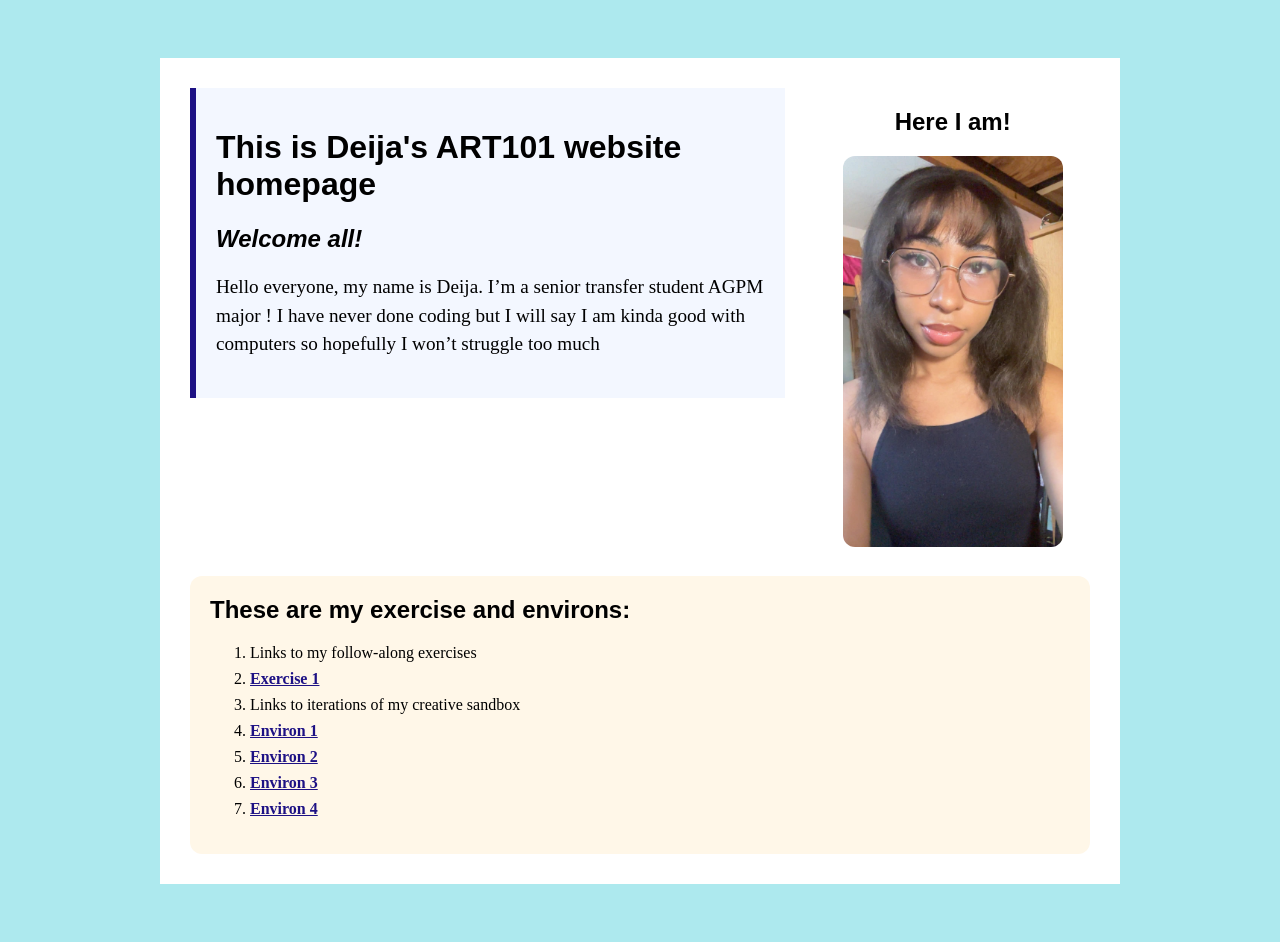
<file: index.html>
<!doctype html>
<html lang="en">
<head>
    <meta charset="utf-8">
    <title>Ilia's ART101 Homepage</title>
    <link href="site.css" rel="stylesheet" type="text/css">
</head>
<body> 
    
    <div id="page">

<div class="top-section">

    <div id="introduction">
        <h1> This is Deija's ART101 website homepage </h1>
        <h2> Welcome all! </h2>

        <p> 
            Hello everyone, my name is Deija. I’m a senior transfer student AGPM major ! I have never done coding but I will say I am kinda good with computers so hopefully I won’t struggle too much 
        </p>
    </div>

    <div class="profile">
        <h2> Here I am! </h2> 
        <img src="me.jpg">
    </div>

</div>

<div class="navigation">
    <h2> These are my exercise and environs: </h2>
    <ol>
        <li>Links to my follow-along exercises</li>
        <li><a href="exercises/ex01.html">Exercise 1</a></li>
        <li>Links to iterations of my creative sandbox</li>
        <li><a href="environ/env01.html">Environ 1</a></li>
        <li><a href="environ/env02.html">Environ 2</a></li>
        <li><a href="environ/env03.html">Environ 3</a></li>
        <li><a href="environ/env04.html">Environ 4</a></li>
    </ol>
 </div>

</body>
</html>
</file>
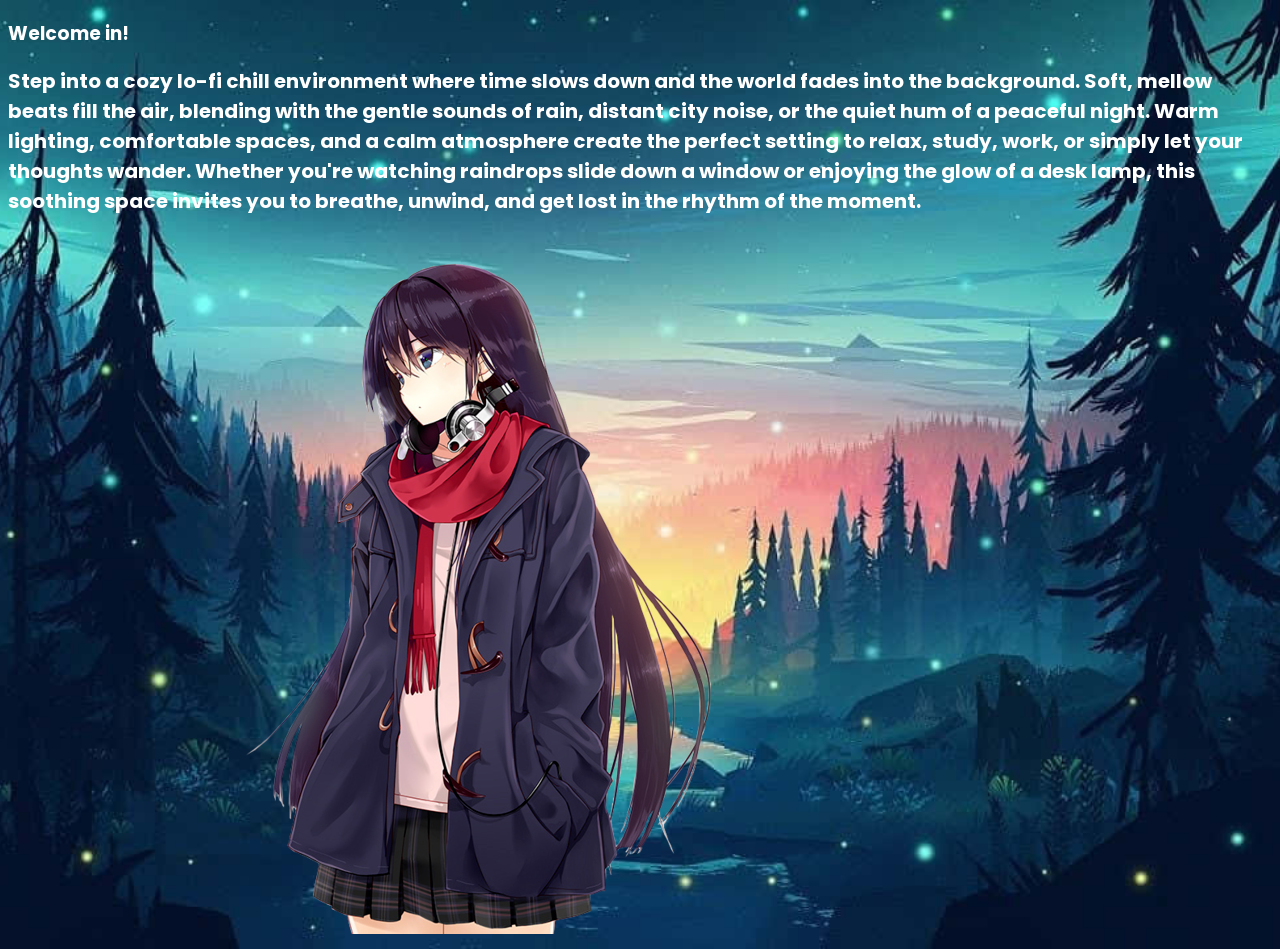
<file: environ/env01.html>
<!doctype html>
<html lang="en">
<head>

</body> 
    <meta charset="utf-8">
    <title>Environment 01</title>
    <link href="env.css" rel="stylesheet" type="text/css">
    <link href="https://fonts.googleapis.com/css2?family=Poppins:wght@400;700&display=swap" rel="stylesheet">
</head>
<body>

    <h3> Welcome in!</h3>
    <h1>Step into a cozy lo-fi chill environment where time slows down and the world fades into the background. Soft, mellow beats fill the air, blending with the gentle sounds of rain, distant city noise, or the quiet hum of a peaceful night. Warm lighting, comfortable spaces, and a calm atmosphere create the perfect setting to relax, study, work, or simply let your thoughts wander. Whether you're watching raindrops slide down a window or enjoying the glow of a desk lamp, this soothing space invites you to breathe, unwind, and get lost in the rhythm of the moment.</h1>
    <img src="lofig2.png">

</body>
</html>
</file>
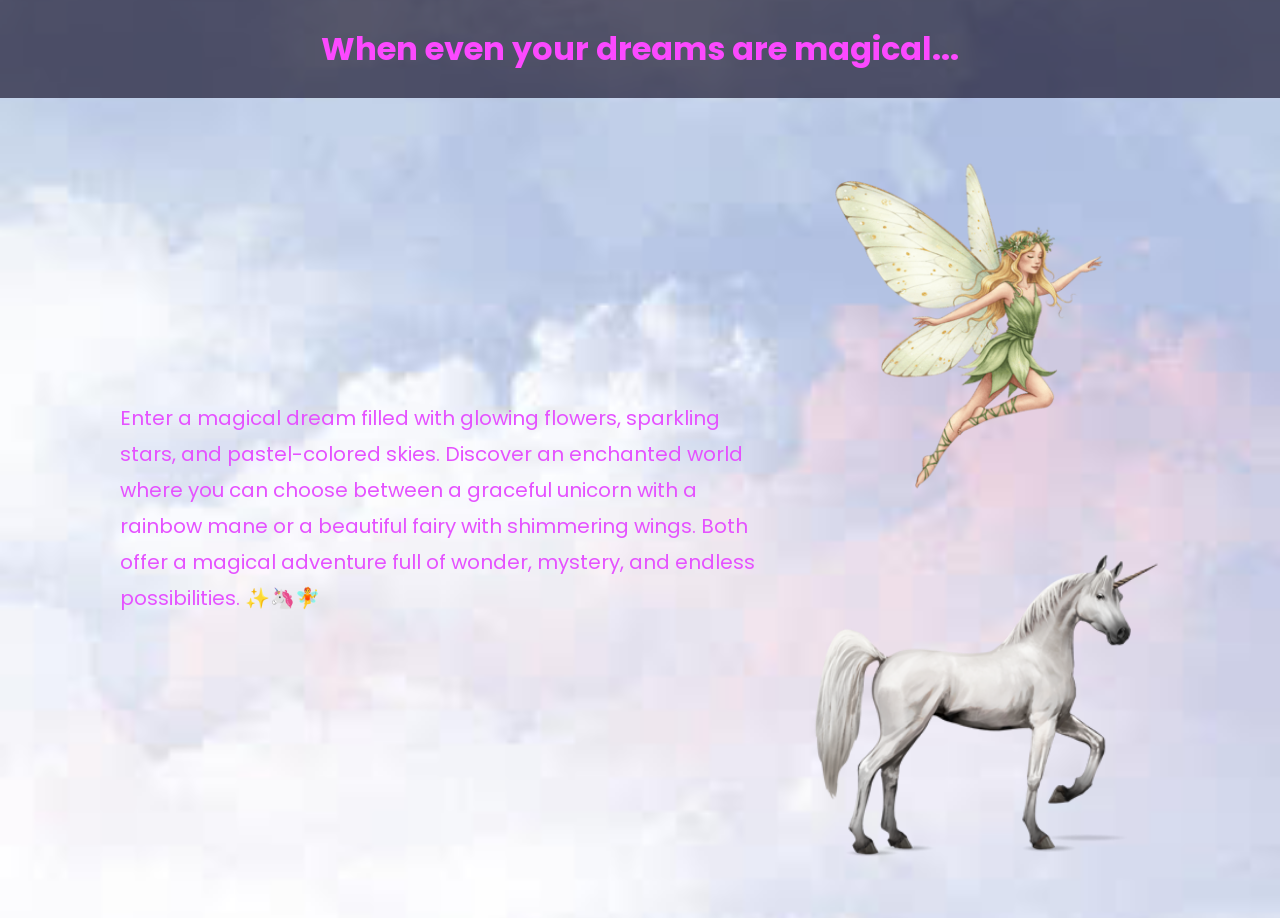
<file: environ/env02.html>
<!DOCTYPE html>
<html lang="en">
<head>
    <meta charset="utf-8">
    <meta name="viewport" content="width=device-width, initial-scale=1.0">

    <title>Environment 01</title>

    <link href="env02.css" rel="stylesheet" type="text/css">
    <link href="https://fonts.googleapis.com/css2?family=Poppins:wght@400;700&display=swap" rel="stylesheet">
</head>

<body>

    <!-- Top Zone -->
    <div id="top-zone">
        <h3 id="welcome">When even your dreams are magical...</h3>
    </div>

    <!-- Main Zone -->
    <div id="main-zone">

        <div id="description">
            <h1>
                Enter a magical dream filled with glowing flowers, sparkling stars, and pastel-colored skies. Discover an enchanted world where you can choose between a graceful unicorn with a rainbow mane or a beautiful fairy with shimmering wings. Both offer a magical adventure full of wonder, mystery, and endless possibilities. ✨🦄🧚
            </h1>
        </div>

        <div id="image-container">
    
            <img id="lofi-image" src="fairy.png" alt="Cozy lo-fi environment">

    <img id="lofi-image-2" src="uni.png" alt="Another lo-fi scene">
</div>

</body>
</html>
</file>
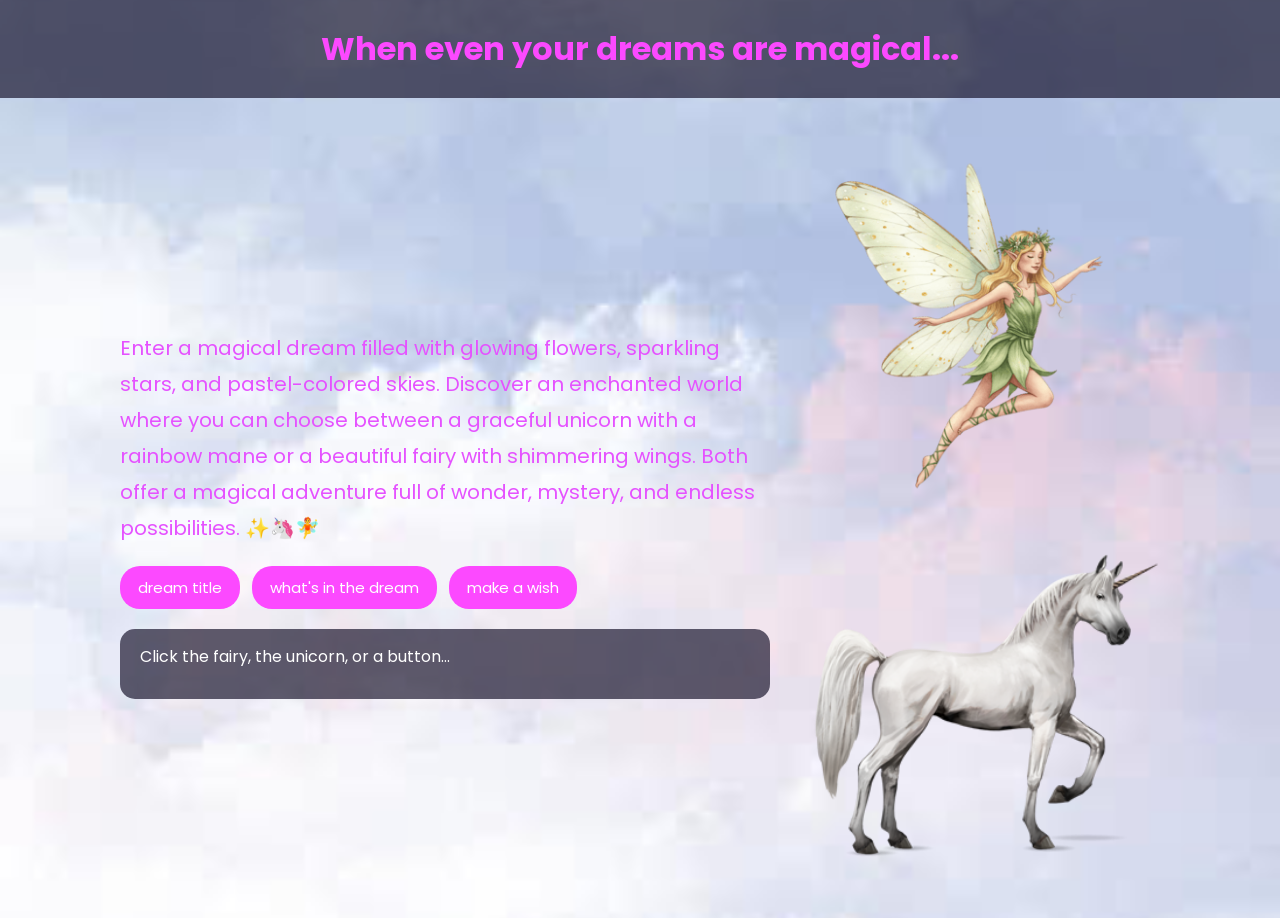
<file: environ/env03.html>
<!DOCTYPE html>
<html lang="en">
<head>
    <meta charset="utf-8">
    <meta name="viewport" content="width=device-width, initial-scale=1.0">

    <title>Environment 03</title>

    <link href="env03.css" rel="stylesheet" type="text/css">
    <link href="https://fonts.googleapis.com/css2?family=Poppins:wght@400;700&display=swap" rel="stylesheet">


    <script src="https://code.jquery.com/jquery-3.7.1.min.js"></script>

    <script src="env03.js" defer></script>
</head>

<body>

    <!-- Top Zone -->
    <div id="top-zone">
        <h3 id="welcome">When even your dreams are magical...</h3>
    </div>

    <!-- Main Zone -->
    <div id="main-zone">

        <div id="description">
            <h1>
                Enter a magical dream filled with glowing flowers, sparkling stars, and pastel-colored skies. Discover an enchanted world where you can choose between a graceful unicorn with a rainbow mane or a beautiful fairy with shimmering wings. Both offer a magical adventure full of wonder, mystery, and endless possibilities. ✨🦄🧚
            </h1>


            <div id="data-buttons">
                <button id="title-button">dream title</button>
                <button id="elements-button">what's in the dream</button>
                <button id="count-button">make a wish</button>
            </div>


            <div id="environment-output">Click the fairy, the unicorn, or a button...</div>
        </div>

        <div id="image-container">
            <!-- These images work like buttons -->
            <img id="lofi-image" src="fairy.png" alt="A fairy with shimmering wings">
            <img id="lofi-image-2" src="uni.png" alt="A unicorn with a rainbow mane">
        </div>

    </div>

</body>
</html>
</file>
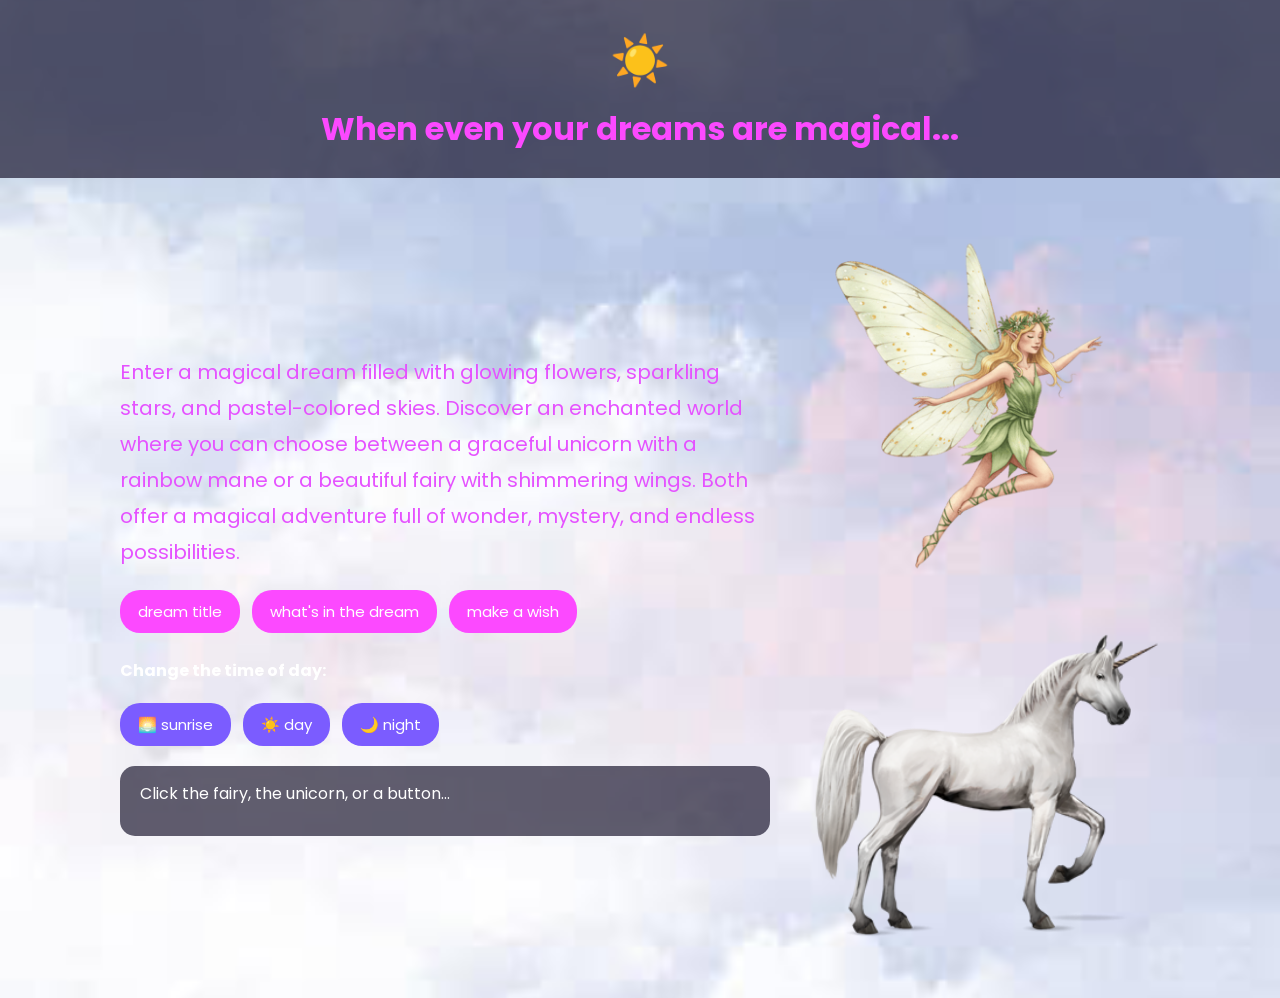
<file: environ/env04.html>
<!DOCTYPE html>
<html lang="en">
<head>
<meta charset="utf-8">
<meta name="viewport" content="width=device-width, initial-scale=1.0">

<title>Environment 04</title>

<link href="env04.css" rel="stylesheet" type="text/css">
<link href="https://fonts.googleapis.com/css2?family=Poppins:wght@400;700&display=swap" rel="stylesheet">

<script src="https://code.jquery.com/jquery-3.7.1.min.js"></script>

<script src="env04.js" defer></script>
</head>

<body>

<!-- NEW FOR ENV04: a see-through layer that tints the sky -->
<div id="sky-tint"></div>

<!-- NEW FOR ENV04: stars that only appear at night -->
<div id="stars">
    <span class="star" style="top: 12%; left: 8%;">✦</span>
    <span class="star" style="top: 22%; left: 30%;">✧</span>
    <span class="star" style="top: 8%; left: 55%;">✦</span>
    <span class="star" style="top: 30%; left: 78%;">✧</span>
    <span class="star" style="top: 15%; left: 90%;">✦</span>
    <span class="star" style="top: 55%; left: 5%;">✧</span>
    <span class="star" style="top: 70%; left: 48%;">✦</span>
    <span class="star" style="top: 85%; left: 88%;">✧</span>
</div>

<div id="top-zone">
<!-- NEW FOR ENV04: the sun / moon -->
<div id="sky-object">☀️</div>
<h3 id="welcome">When even your dreams are magical...</h3>
</div>

<div id="main-zone">

<div id="description">
<h1>
Enter a magical dream filled with glowing flowers, sparkling stars, and pastel-colored skies. Discover an enchanted world where you can choose between a graceful unicorn with a rainbow mane or a beautiful fairy with shimmering wings. Both offer a magical adventure full of wonder, mystery, and endless possibilities.
</h1>

<div id="data-buttons">
<button id="title-button">dream title</button>
<button id="elements-button">what's in the dream</button>
<button id="count-button">make a wish</button>
</div>

<!-- NEW FOR ENV04: buttons that call the changeTimeOfDay function -->
<p id="time-label">Change the time of day:</p>
<div id="time-buttons">
<button id="sunrise-button">🌅 sunrise</button>
<button id="day-button">☀️ day</button>
<button id="night-button">🌙 night</button>
</div>

<div id="environment-output">Click the fairy, the unicorn, or a button...</div>
</div>

<div id="image-container">
<img id="lofi-image" src="fairy.png" alt="A fairy with shimmering wings">
<img id="lofi-image-2" src="uni.png" alt="A unicorn with a rainbow mane">
</div>

</div>

</body>
</html>
</file>
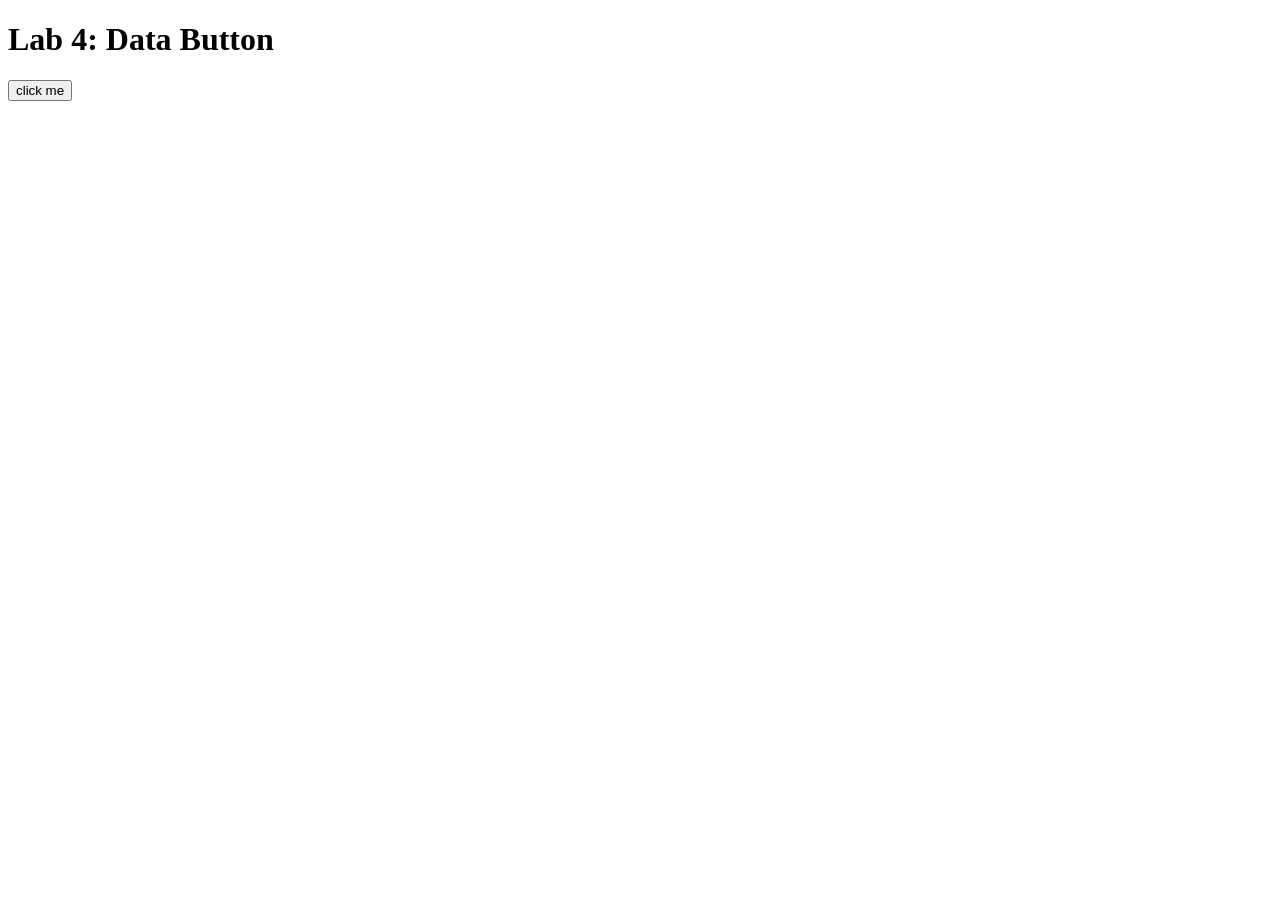
<file: exercises/lab04.html>
<!DOCTYPE html>
<html lang="en">

<head>
    <!-- All techy stuff goes here, inside HEAD -->
    <meta charset="UTF-8">
    <meta name="viewport" content="width=device-width, initial-scale=1.0">

    <!-- Overall title of your page -->
    <title>Lab 4</title>

    <!-- jQuery library -->
    <script src="https://code.jquery.com/jquery-3.7.1.min.js"></script>

    <!-- Link to external JavaScript file -->
    <script src="lab04.js" defer></script>
</head>

<body>
    <!-- Main content goes here, inside BODY -->
    <h1>Lab 4: Data Button</h1>

    <button id="needy-button">click me</button>

    <div id="output"></div>
</body>

</html>
</file>
<file: site.css>
body {
    background: #ade9ee;
    padding: 50px;
}
h1,
h2,
h3 {
    color: #000000;
    font-family: sans-serif;
}
img {
    width: 200px;
}
#page {
    max-width: 900px;
    margin: 0 auto 0 auto;
    background: white;
    padding: 30px;
}
.top-section {
    display: flex;
    gap: 30px;
    align-items: flex-start;
    margin: 0 0 25px 0;
}
#introduction {
    background: #f3f7ff;
    padding: 20px;
    border-left: 6px solid #1d1184;
    flex: 2;
}

#introduction h2 {
    font-style: italic;
    margin-top: 0;
}

#introduction p {
    font-size: 120%;
    line-height: 1.5;
}
.profile {
    text-align: center;
    flex: 1;
}

.profile img {
    width: 220px;
    border-radius: 12px;
}

.profile p {
    font-size: 90%;
}
.navigation {
    background: #fff7e8;
    padding: 20px;
    border-radius: 12px;
}

.navigation h2 {
    margin-top: 0;
}

.navigation li {
    margin-bottom: 8px;
}

.navigation a {
    color: #1d1184;
    font-weight: bold;
}
</file>
<file: environ/env.css>
body {
    background-image: url("lofibgd.jpg");
}
body {
    background-image: url("lofibgd.jpg");
    background-size: cover;
    background-position: center;
    background-repeat: no-repeat;
}
mg {
    width: 200px;
}
h1,
h2,
h3 {
    color: #ffffff;
    font-family: 'Poppins';
}
body {
    font-family: 'Poppins';
}

h1 {
    font-size: 20px;
    font-weight: 700;
}

p {
    font-size: 18px;
    font-weight: 400;
}
</file>
<file: environ/env02.css>
body {
    background-image: url("cloud.jpg");
    background-size: cover;
    background-position: center;
    background-repeat: no-repeat;
    background-attachment: fixed;

    margin: 0;
    min-height: 100vh;
    font-family: 'Poppins', sans-serif;
    color: #ffffff;
}

/* TOP ZONE */
#top-zone {
    padding: 25px 40px;
    text-align: center;
    background-color: rgba(15, 10, 35, 0.65);
}

/* Welcome heading */
#welcome {
    font-size: 32px;
    font-weight: 700;
    margin: 0;
    color: #fc49ff;
}

/* MAIN ZONE */
#main-zone {
    display: flex;
    gap: 40px;
    align-items: center;
    justify-content: center;

    padding: 50px;
    min-height: 65vh;
}

/* Description section */
#description {
    flex: 1;
    max-width: 650px;
}

/* Main paragraph heading */
h1 {
    font-size: 20px;
    font-weight: 400;
    line-height: 1.8;
    color: #e552ff;
}

/* Lo-fi image */
#lofi-image {
    width: 350px;
    max-width: 40%;
    height: auto;
    border-radius: 15px;
    object-fit: cover;
}

/* Responsive layout for smaller screens */
@media (max-width: 700px) {
    #main-zone {
        flex-direction: column;
        gap: 25px;
        padding: 25px;
    }

    #description {
        max-width: 100%;
    }

    #lofi-image {
        width: 100%;
        max-width: 450px;
    }

    h1 {
        font-size: 16px;
    }
}
#image-container {
    display: flex;
    flex-direction: column;
    gap: 20px;
    align-items: center;
}

/* First image */
#lofi-image {
    width: 350px;
    max-width: 100%;
    height: auto;
    border-radius: 15px;
}

/* Second image */
#lofi-image-2 {
    width: 350px;
    max-width: 100%;
    height: auto;
    border-radius: 15px;
}
</file>
<file: environ/env03.css>
body {
    background-image: url("cloud.jpg");
    background-size: cover;
    background-position: center;
    background-repeat: no-repeat;
    background-attachment: fixed;

    margin: 0;
    min-height: 100vh;
    font-family: 'Poppins', sans-serif;
    color: #ffffff;
}

/* TOP ZONE */
#top-zone {
    padding: 25px 40px;
    text-align: center;
    background-color: rgba(15, 10, 35, 0.65);
}

/* Welcome heading */
#welcome {
    font-size: 32px;
    font-weight: 700;
    margin: 0;
    color: #fc49ff;
}

/* MAIN ZONE */
#main-zone {
    display: flex;
    gap: 40px;
    align-items: center;
    justify-content: center;

    padding: 50px;
    min-height: 65vh;
}

/* Description section */
#description {
    flex: 1;
    max-width: 650px;
}

/* Main paragraph heading */
h1 {
    font-size: 20px;
    font-weight: 400;
    line-height: 1.8;
    color: #e552ff;
}

/* Image column */
#image-container {
    display: flex;
    flex-direction: column;
    gap: 20px;
    align-items: center;
}

/* First image */
#lofi-image {
    width: 350px;
    max-width: 100%;
    height: auto;
    border-radius: 15px;
    object-fit: cover;
    cursor: pointer;
}

/* Second image */
#lofi-image-2 {
    width: 350px;
    max-width: 100%;
    height: auto;
    border-radius: 15px;
    cursor: pointer;
}

/* NEW FOR ENV03: data buttons */
#data-buttons {
    display: flex;
    flex-wrap: wrap;
    gap: 12px;
    margin-top: 20px;
}

#data-buttons button {
    font-family: 'Poppins', sans-serif;
    font-size: 15px;
    padding: 10px 18px;
    border: none;
    border-radius: 20px;
    background-color: #fc49ff;
    color: #ffffff;
    cursor: pointer;
}

#data-buttons button:hover {
    background-color: #e552ff;
}

/* NEW FOR ENV03: where JavaScript shows the data */
#environment-output {
    margin-top: 20px;
    padding: 15px 20px;
    border-radius: 15px;
    background-color: rgba(15, 10, 35, 0.65);
    min-height: 40px;
}

/* Responsive layout for smaller screens */
@media (max-width: 700px) {
    #main-zone {
        flex-direction: column;
        gap: 25px;
        padding: 25px;
    }

    #description {
        max-width: 100%;
    }

    #lofi-image {
        width: 100%;
        max-width: 450px;
    }

    h1 {
        font-size: 16px;
    }
}
</file>
<file: environ/env04.css>
body {
    background-image: url("cloud.jpg");
    background-size: cover;
    background-position: center;
    background-repeat: no-repeat;
    background-attachment: fixed;

    margin: 0;
    min-height: 100vh;
    font-family: 'Poppins', sans-serif;
    color: #ffffff;
}

/* NEW FOR ENV04: color layer over the background image.
   JavaScript changes its background-color to change the time of day. */
#sky-tint {
    position: fixed;
    inset: 0;
    background-color: rgba(255, 255, 255, 0);
    transition: background-color 1.5s ease;
    pointer-events: none;
    z-index: 0;
}

/* NEW FOR ENV04: stars, hidden until night */
#stars {
    display: none;
    position: fixed;
    inset: 0;
    pointer-events: none;
    z-index: 0;
}

.star {
    position: absolute;
    font-size: 24px;
    color: #fff6b3;
    text-shadow: 0 0 10px #fff6b3;
    animation: twinkle 2s ease-in-out infinite alternate;
}

.star:nth-child(even) {
    animation-delay: 1s;
}

@keyframes twinkle {
    from { opacity: 0.3; }
    to   { opacity: 1; }
}

#top-zone,
#main-zone {
    position: relative;
    z-index: 1;
}

#top-zone {
    padding: 25px 40px;
    text-align: center;
    background-color: rgba(15, 10, 35, 0.65);
}

/* NEW FOR ENV04: sun / moon */
#sky-object {
    font-size: 48px;
    margin-bottom: 8px;
}

#welcome {
    font-size: 32px;
    font-weight: 700;
    margin: 0;
    color: #fc49ff;
    transition: color 1.5s ease;
}

#main-zone {
    display: flex;
    gap: 40px;
    align-items: center;
    justify-content: center;

    padding: 50px;
    min-height: 65vh;
}

#description {
    flex: 1;
    max-width: 650px;
}

h1 {
    font-size: 20px;
    font-weight: 400;
    line-height: 1.8;
    color: #e552ff;
}

#image-container {
    display: flex;
    flex-direction: column;
    gap: 20px;
    align-items: center;
}

#lofi-image {
    width: 350px;
    max-width: 100%;
    height: auto;
    border-radius: 15px;
    object-fit: cover;
    cursor: pointer;
    transition: filter 1.5s ease;
}

#lofi-image-2 {
    width: 350px;
    max-width: 100%;
    height: auto;
    border-radius: 15px;
    cursor: pointer;
    transition: filter 1.5s ease;
}

#data-buttons,
#time-buttons {
    display: flex;
    flex-wrap: wrap;
    gap: 12px;
    margin-top: 20px;
}

#data-buttons button,
#time-buttons button {
    font-family: 'Poppins', sans-serif;
    font-size: 15px;
    padding: 10px 18px;
    border: none;
    border-radius: 20px;
    background-color: #fc49ff;
    color: #ffffff;
    cursor: pointer;
}

#data-buttons button:hover,
#time-buttons button:hover {
    background-color: #e552ff;
}

/* NEW FOR ENV04: time buttons get a different color */
#time-buttons button {
    background-color: #7b5cff;
}

#time-buttons button:hover {
    background-color: #9b85ff;
}

#time-label {
    margin: 25px 0 0;
    font-weight: 700;
}

#environment-output {
    margin-top: 20px;
    padding: 15px 20px;
    border-radius: 15px;
    background-color: rgba(15, 10, 35, 0.65);
    min-height: 40px;
}

@media (max-width: 700px) {
    #main-zone {
        flex-direction: column;
        gap: 25px;
        padding: 25px;
    }

    #description {
        max-width: 100%;
    }

    #lofi-image {
        width: 100%;
        max-width: 450px;
    }

    h1 {
        font-size: 16px;
    }
}
</file>
